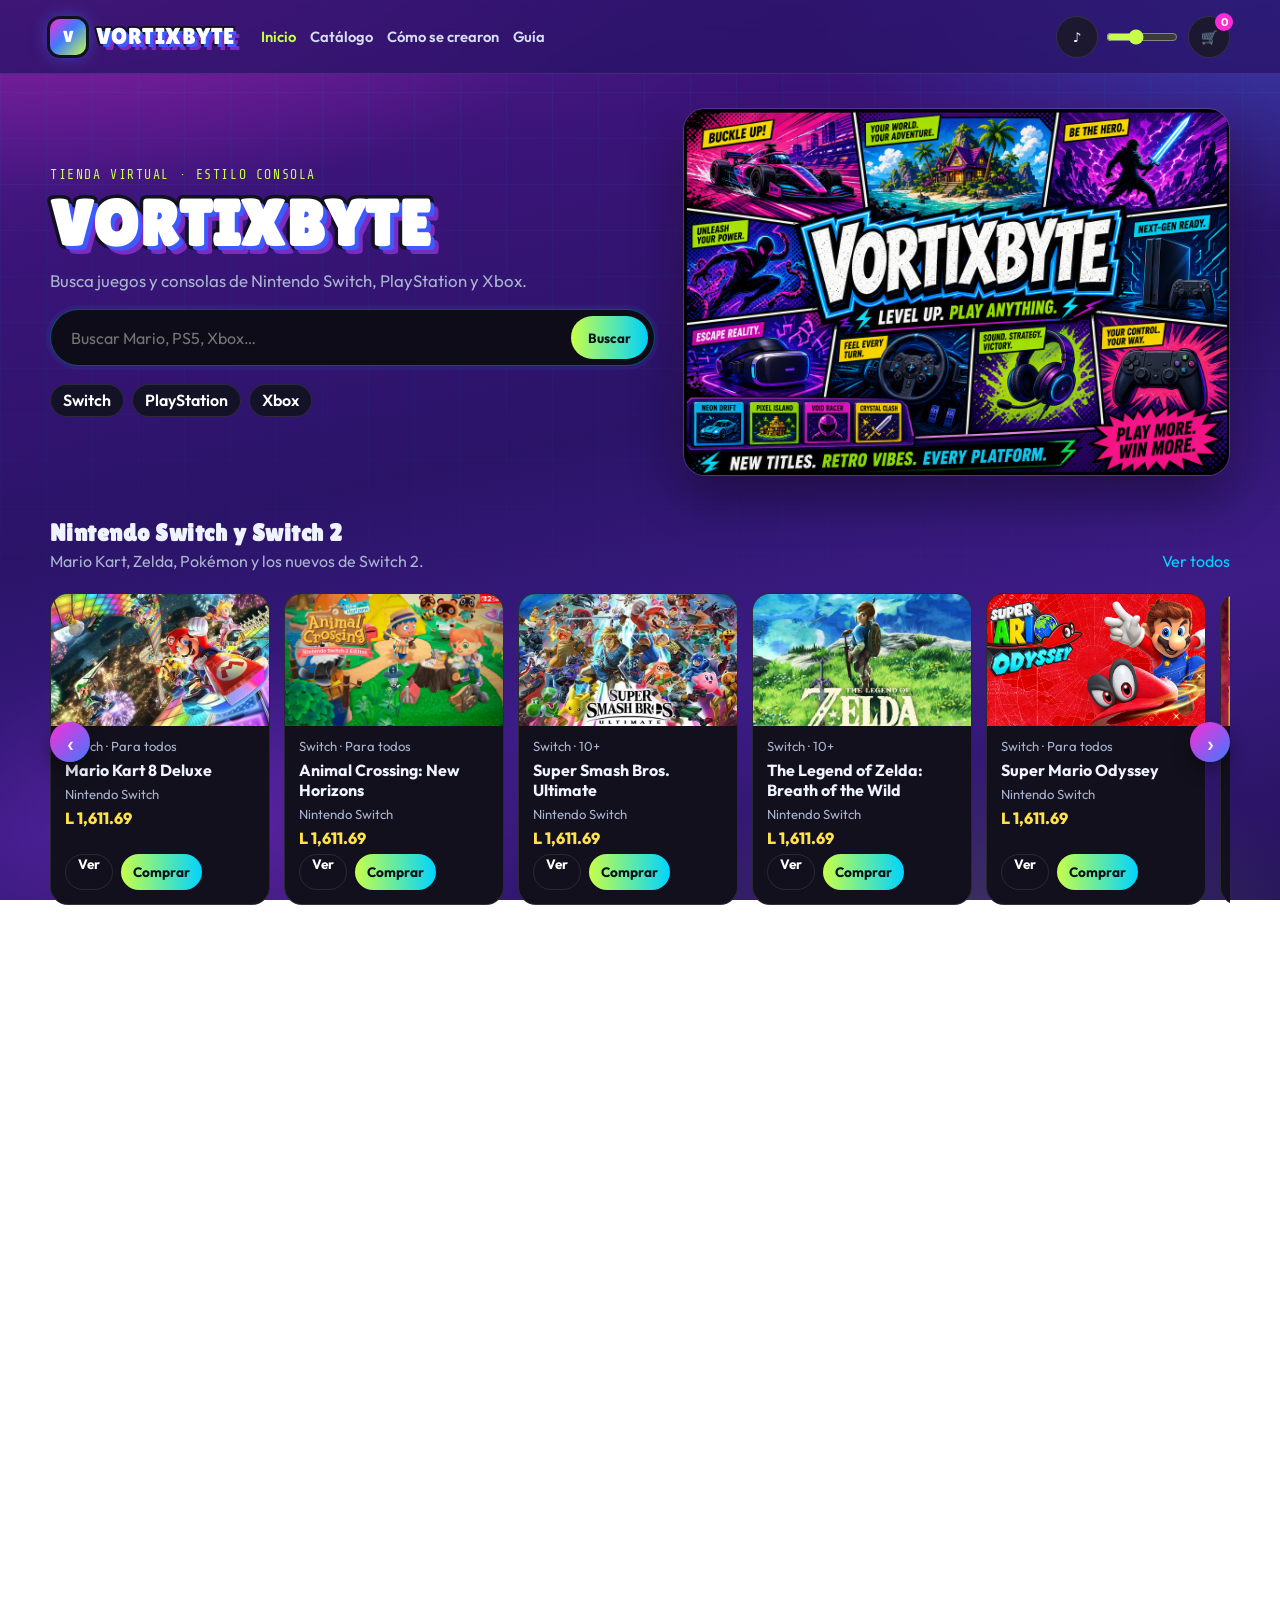
<file: vortixbyte-netlify/index.html>
<!DOCTYPE html>
<html lang="es">
<head>
  <meta charset="utf-8">
  <meta name="viewport" content="width=device-width, initial-scale=1">
  <title>VORTIXBYTE · Tienda de videojuegos</title>
  <meta name="description" content="VORTIXBYTE vende videojuegos y consolas: Nintendo Switch, PlayStation y Xbox.">
  <link rel="preconnect" href="https://fonts.googleapis.com">
  <link href="https://fonts.googleapis.com/css2?family=Lilita+One&family=Outfit:wght@400;600;700&family=Share+Tech+Mono&display=swap" rel="stylesheet">
  <link href="https://unpkg.com/aos@2.3.4/dist/aos.css" rel="stylesheet">
  <link href="assets/css/vortix.css" rel="stylesheet">
</head>
<body>
  <main>
    <div class="wrap hero">
      <div data-aos="fade-right" data-aos-duration="800">
        <div class="kicker">TIENDA VIRTUAL · ESTILO CONSOLA</div>
        <h1 class="brand">VORTIXBYTE</h1>
        <p class="lede">Busca juegos y consolas de Nintendo Switch, PlayStation y Xbox.</p>
        <form class="search-bar" action="blog.html">
          <input id="q" name="q" placeholder="Buscar Mario, PS5, Xbox…" aria-label="Buscar">
          <button class="btn" type="submit">Buscar</button>
        </form>
        <div class="chips">
          <a class="chip" href="blog.html?q=Switch">Switch</a>
          <a class="chip" href="blog.html?q=PlayStation">PlayStation</a>
          <a class="chip" href="blog.html?q=Xbox">Xbox</a>
        </div>
      </div>
      <div class="hero-art" data-aos="zoom-in" data-aos-duration="900">
        <img src="assets/img/hero.jpg" alt="Cartel de VORTIXBYTE con juegos y aparatos alrededor del nombre">
      </div>
    </div>

    <div class="wrap">
      <div id="live-search"></div>
      <section class="section" data-aos="fade-up">
        <div class="section-head">
          <div><h2>Nintendo Switch y Switch 2</h2><p>Mario Kart, Zelda, Pokémon y los nuevos de Switch 2.</p></div>
          <a href="blog.html?q=Switch">Ver todos</a>
        </div>
        <div class="rail-wrap">
          <button class="rail-arrow prev" type="button" data-rail="rail-switch" data-dir="-1" aria-label="Anterior">‹</button>
          <div class="rail" id="rail-switch"></div>
          <button class="rail-arrow next" type="button" data-rail="rail-switch" data-dir="1" aria-label="Siguiente">›</button>
        </div>
      </section>
      <section class="section" data-aos="fade-up">
        <div class="section-head"><div><h2>PlayStation</h2><p>PS4 y PS5.</p></div><a href="blog.html?q=PlayStation">Ver todos</a></div>
        <div class="rail-wrap">
          <button class="rail-arrow prev" type="button" data-rail="rail-ps" data-dir="-1" aria-label="Anterior">‹</button>
          <div class="rail" id="rail-ps"></div>
          <button class="rail-arrow next" type="button" data-rail="rail-ps" data-dir="1" aria-label="Siguiente">›</button>
        </div>
      </section>
      <section class="section" data-aos="fade-up">
        <div class="section-head"><div><h2>Xbox</h2><p>Xbox One y Series X|S.</p></div><a href="blog.html?q=Xbox">Ver todos</a></div>
        <div class="rail-wrap">
          <button class="rail-arrow prev" type="button" data-rail="rail-xb" data-dir="-1" aria-label="Anterior">‹</button>
          <div class="rail" id="rail-xb"></div>
          <button class="rail-arrow next" type="button" data-rail="rail-xb" data-dir="1" aria-label="Siguiente">›</button>
        </div>
      </section>
      <section class="section two">
        <article class="panel" data-aos="fade-right">
          <h2>¿Cómo se hicieron los juegos?</h2>
          <p>Del ensamblador de 8 bits a Unreal, Lua y Verse. Una sección para quien quiera saber de chips, motores y lenguajes.</p>
          <a class="btn" href="portfolio-details.html">Abrir laboratorio</a>
        </article>
        <article class="panel" data-aos="fade-left">
          <h2>Guía de compra</h2>
          <p>Qué consola elegir, qué trae la caja y cómo leer una ficha antes de agregar al carrito.</p>
          <a class="btn pink" href="blog-details.html">Leer la guía</a>
        </article>
      </section>
    </div>
  </main>
  <script src="https://unpkg.com/aos@2.3.4/dist/aos.js"></script>
  <script src="assets/js/views.js"></script>
  <script src="assets/js/catalog.js"></script>
  <script src="assets/js/app.js"></script>
  <script>Vortix.mount("home"); Vortix.start();</script>
</body>
</html>
</file>
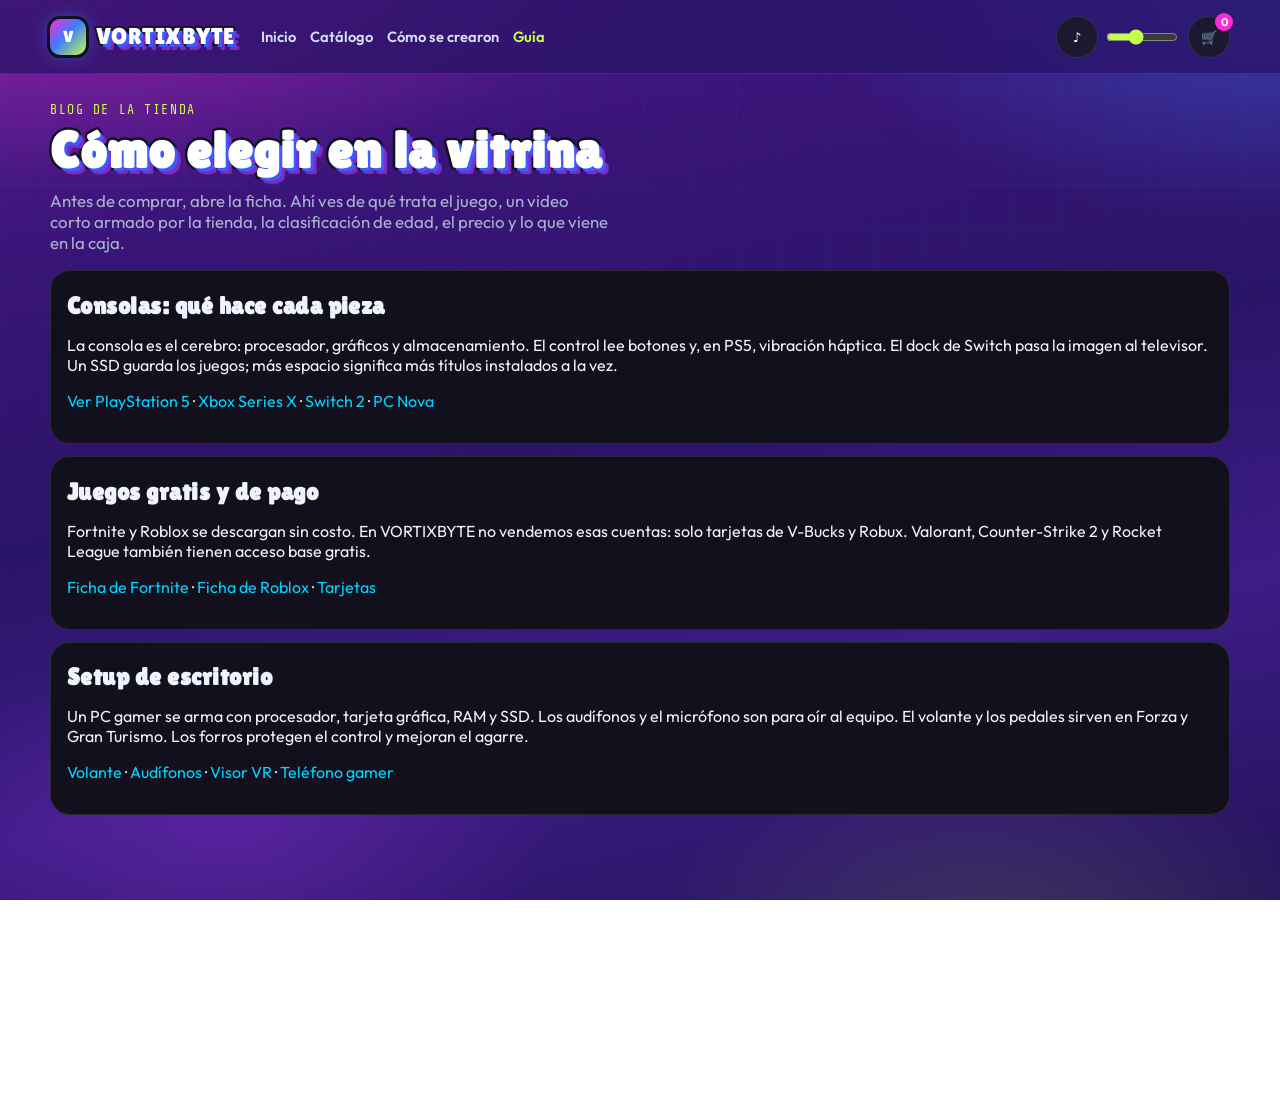
<file: vortixbyte-netlify/blog-details.html>
<!DOCTYPE html>
<html lang="es">
<head>
  <script>location.replace('index.html#guide' + location.search);</script>
  <meta charset="utf-8">
  <meta name="viewport" content="width=device-width, initial-scale=1">
  <title>Guía de compra · VORTIXBYTE</title>
  <link rel="preconnect" href="https://fonts.googleapis.com">
  <link href="https://fonts.googleapis.com/css2?family=Lilita+One&family=Outfit:wght@400;600;700&family=Share+Tech+Mono&display=swap" rel="stylesheet">
  <link href="https://unpkg.com/aos@2.3.4/dist/aos.css" rel="stylesheet">
  <link href="assets/css/vortix.css" rel="stylesheet">
</head>
<body>
  <main>
    <div class="wrap page-title">
      <div data-aos="fade-down">
        <div class="kicker">BLOG DE LA TIENDA</div>
        <h1 class="brand">Cómo elegir en la vitrina</h1>
        <p class="lede">Antes de comprar, abre la ficha. Ahí ves de qué trata el juego, un video corto armado por la tienda, la clasificación de edad, el precio y lo que viene en la caja.</p>
      </div>
      <article class="panel" data-aos="fade-up">
        <h2>Consolas: qué hace cada pieza</h2>
        <p>La consola es el cerebro: procesador, gráficos y almacenamiento. El control lee botones y, en PS5, vibración háptica. El dock de Switch pasa la imagen al televisor. Un SSD guarda los juegos; más espacio significa más títulos instalados a la vez.</p>
        <p><a href="service-details.html?id=ps5">Ver PlayStation 5</a> · <a href="service-details.html?id=xsx">Xbox Series X</a> · <a href="service-details.html?id=switch2">Switch 2</a> · <a href="service-details.html?id=pc-alta">PC Nova</a></p>
      </article>
      <article class="panel" style="margin-top:12px;" data-aos="fade-up" data-aos-delay="80">
        <h2>Juegos gratis y de pago</h2>
        <p>Fortnite y Roblox se descargan sin costo. En VORTIXBYTE no vendemos esas cuentas: solo tarjetas de V-Bucks y Robux. Valorant, Counter-Strike 2 y Rocket League también tienen acceso base gratis.</p>
        <p><a href="service-details.html?id=fortnite">Ficha de Fortnite</a> · <a href="service-details.html?id=roblox">Ficha de Roblox</a> · <a href="starter-page.html">Tarjetas</a></p>
      </article>
      <article class="panel" style="margin-top:12px;" data-aos="fade-up" data-aos-delay="140">
        <h2>Setup de escritorio</h2>
        <p>Un PC gamer se arma con procesador, tarjeta gráfica, RAM y SSD. Los audífonos y el micrófono son para oír al equipo. El volante y los pedales sirven en Forza y Gran Turismo. Los forros protegen el control y mejoran el agarre.</p>
        <p><a href="service-details.html?id=wheel">Volante</a> · <a href="service-details.html?id=headset">Audífonos</a> · <a href="service-details.html?id=quest">Visor VR</a> · <a href="service-details.html?id=phone">Teléfono gamer</a></p>
      </article>
    </div>
  </main>
  <script src="https://unpkg.com/aos@2.3.4/dist/aos.js"></script>
  <script src="assets/js/catalog.js"></script>
  <script src="assets/js/app.js"></script>
  <script>Vortix.mount("guide");</script>
</body>
</html>
</file>
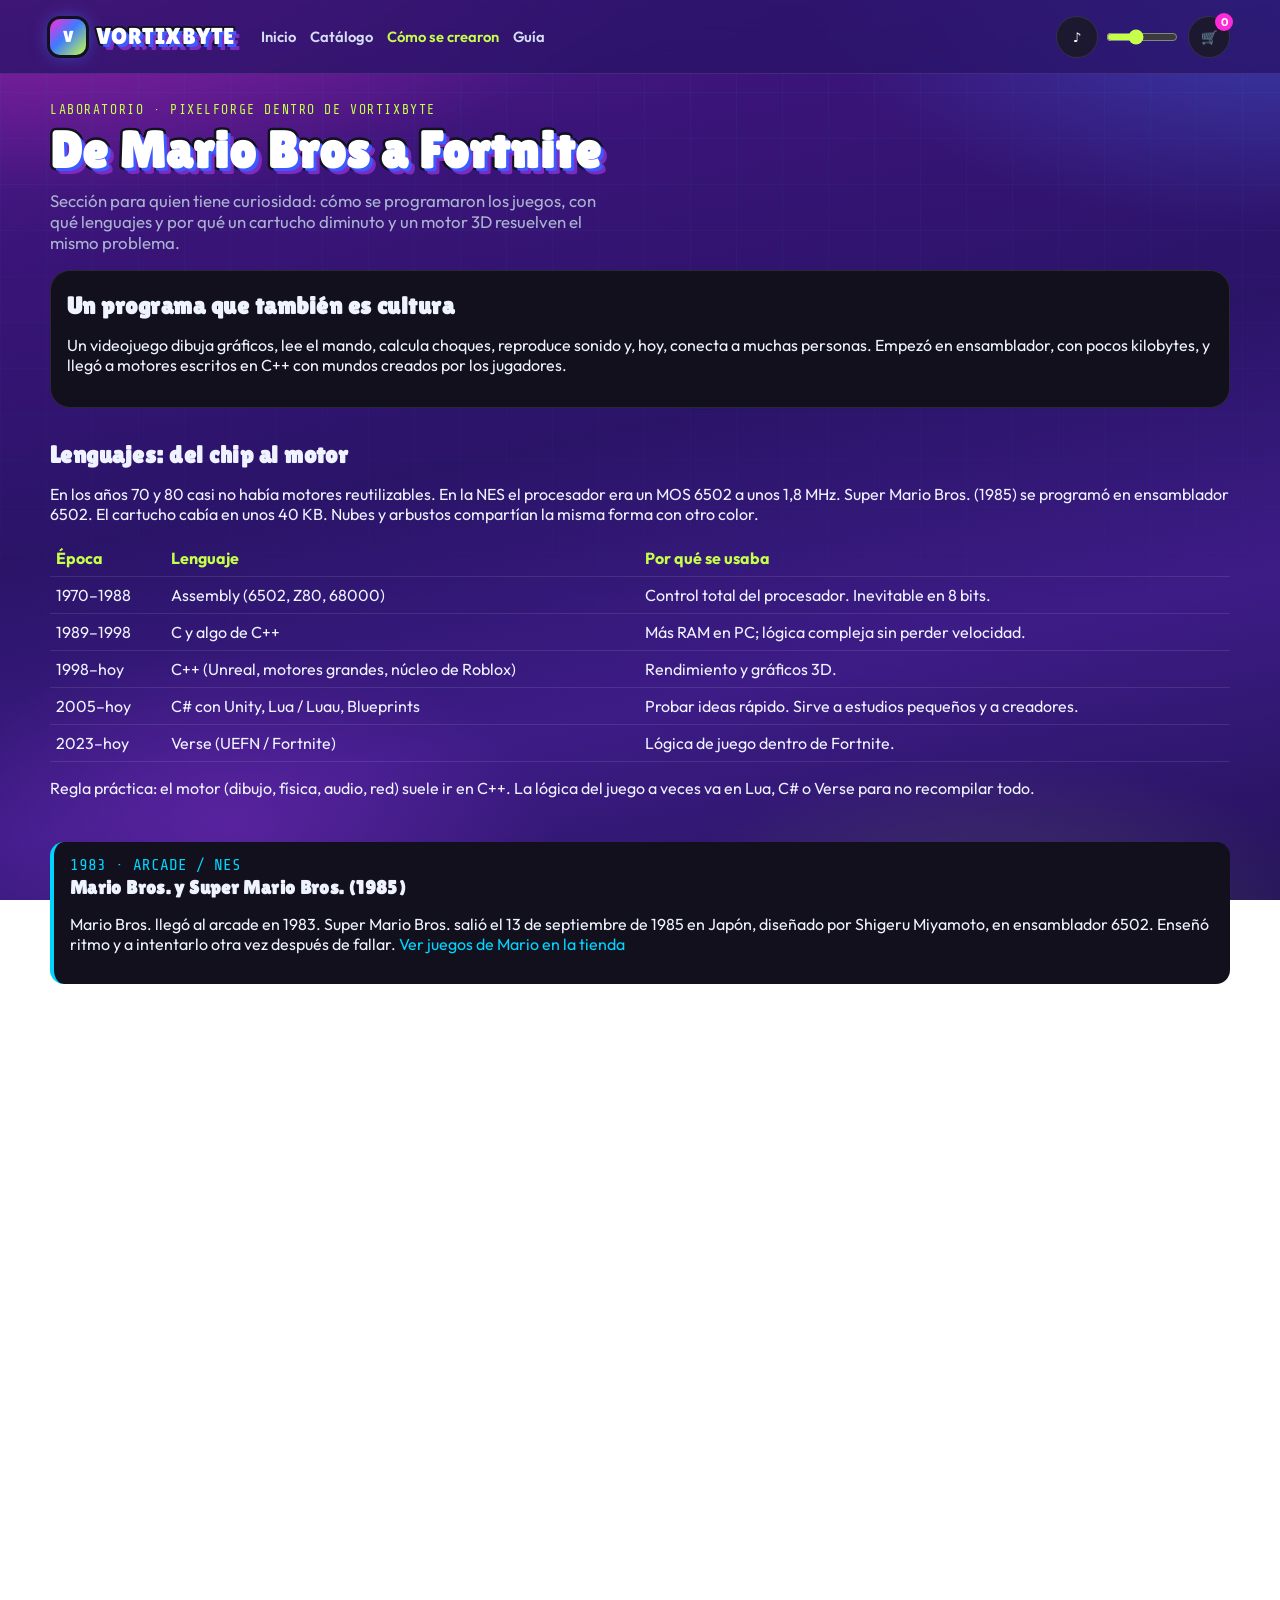
<file: vortixbyte-netlify/portfolio-details.html>
<!DOCTYPE html>
<html lang="es">
<head>
  <script>location.replace('index.html#history' + location.search);</script>
  <meta charset="utf-8">
  <meta name="viewport" content="width=device-width, initial-scale=1">
  <title>Cómo se crearon los videojuegos · VORTIXBYTE</title>
  <meta name="description" content="Historia, hardware y lenguajes de los videojuegos: de Mario Bros a Roblox y Fortnite.">
  <link rel="preconnect" href="https://fonts.googleapis.com">
  <link href="https://fonts.googleapis.com/css2?family=Lilita+One&family=Outfit:wght@400;600;700&family=Share+Tech+Mono&display=swap" rel="stylesheet">
  <link href="https://unpkg.com/aos@2.3.4/dist/aos.css" rel="stylesheet">
  <link href="assets/css/vortix.css" rel="stylesheet">
</head>
<body>
  <main>
    <div class="wrap page-title">
      <div data-aos="fade-down">
        <div class="kicker">LABORATORIO · PIXELFORGE DENTRO DE VORTIXBYTE</div>
        <h1 class="brand">De Mario Bros a Fortnite</h1>
        <p class="lede">Sección para quien tiene curiosidad: cómo se programaron los juegos, con qué lenguajes y por qué un cartucho diminuto y un motor 3D resuelven el mismo problema.</p>
      </div>

      <article class="panel" data-aos="fade-up">
        <h2>Un programa que también es cultura</h2>
        <p>Un videojuego dibuja gráficos, lee el mando, calcula choques, reproduce sonido y, hoy, conecta a muchas personas. Empezó en ensamblador, con pocos kilobytes, y llegó a motores escritos en C++ con mundos creados por los jugadores.</p>
      </article>

      <section class="section" id="lenguajes" data-aos="fade-up">
        <h2>Lenguajes: del chip al motor</h2>
        <p>En los años 70 y 80 casi no había motores reutilizables. En la NES el procesador era un MOS 6502 a unos 1,8 MHz. Super Mario Bros. (1985) se programó en ensamblador 6502. El cartucho cabía en unos 40 KB. Nubes y arbustos compartían la misma forma con otro color.</p>
        <table>
          <thead><tr><th>Época</th><th>Lenguaje</th><th>Por qué se usaba</th></tr></thead>
          <tbody>
            <tr><td>1970–1988</td><td>Assembly (6502, Z80, 68000)</td><td>Control total del procesador. Inevitable en 8 bits.</td></tr>
            <tr><td>1989–1998</td><td>C y algo de C++</td><td>Más RAM en PC; lógica compleja sin perder velocidad.</td></tr>
            <tr><td>1998–hoy</td><td>C++ (Unreal, motores grandes, núcleo de Roblox)</td><td>Rendimiento y gráficos 3D.</td></tr>
            <tr><td>2005–hoy</td><td>C# con Unity, Lua / Luau, Blueprints</td><td>Probar ideas rápido. Sirve a estudios pequeños y a creadores.</td></tr>
            <tr><td>2023–hoy</td><td>Verse (UEFN / Fortnite)</td><td>Lógica de juego dentro de Fortnite.</td></tr>
          </tbody>
        </table>
        <p>Regla práctica: el motor (dibujo, física, audio, red) suele ir en C++. La lógica del juego a veces va en Lua, C# o Verse para no recompilar todo.</p>
      </section>

      <section class="timeline" id="titulos">
        <article class="era" data-aos="fade-right">
          <div class="year">1983 · ARCADE / NES</div>
          <h3>Mario Bros. y Super Mario Bros. (1985)</h3>
          <p>Mario Bros. llegó al arcade en 1983. Super Mario Bros. salió el 13 de septiembre de 1985 en Japón, diseñado por Shigeru Miyamoto, en ensamblador 6502. Enseñó ritmo y a intentarlo otra vez después de fallar. <a href="service-details.html?id=odyssey">Ver juegos de Mario en la tienda</a></p>
        </article>
        <article class="era" data-aos="fade-left">
          <div class="year">2004–2006 · PLATAFORMA CREATIVA</div>
          <h3>Roblox</h3>
          <p>David Baszucki y Erik Cassel lanzaron Roblox al público el 1 de septiembre de 2006. Los creadores programan en Luau, un dialecto de Lua; el motor interno está en C++. El juego es gratis: en la tienda solo hay tarjetas de Robux. <a href="service-details.html?id=roblox">Abrir ficha</a></p>
        </article>
        <article class="era" data-aos="fade-right">
          <div class="year">2017 · UNREAL ENGINE</div>
          <h3>Fortnite</h3>
          <p>Epic Games lo lanzó en 2017 sobre Unreal Engine, escrito en C++. En 2023 abrió UEFN y el lenguaje Verse para que la comunidad cree islas. Es gratis: VORTIXBYTE vende V-Bucks, no el juego. <a href="service-details.html?id=fortnite">Abrir ficha</a></p>
        </article>
      </section>

      <section class="section" id="sociedad" data-aos="fade-up">
        <h2>Qué cambió en la forma de jugar</h2>
        <div class="impact-grid">
          <article class="impact" data-aos="zoom-in"><h3>Niños</h3><p>Mario entrena atención y paciencia. Roblox deja crear reglas y obstáculos, no solo jugar. Lo valioso es el ensayo y error, con tiempo limitado.</p></article>
          <article class="impact" data-aos="zoom-in" data-aos-delay="80"><h3>Adolescentes</h3><p>El multijugador pide coordinarse y respetar el chat. Varios dan el salto a Lua o C#. El sueño y los estudios siguen primero.</p></article>
          <article class="impact" data-aos="zoom-in" data-aos-delay="140"><h3>Adultos</h3><p>La industria emplea arte, audio, redes y programación. El mismo stack se usa en cine, simuladores y clases.</p></article>
          <article class="impact" data-aos="zoom-in" data-aos-delay="200"><h3>Sociedad</h3><p>De la máquina de feria a una herramienta cultural. La novedad no es solo más polígonos: es que más personas puedan crear.</p></article>
        </div>
        <p class="note">Línea: hardware limitado → ensamblador → motores en C++ → creación con Lua, C# y Verse.</p>
      </section>

      <section class="panel" data-aos="fade-up">
        <h2>Mini glosario</h2>
        <p><strong>Motor.</strong> Biblioteca que ya dibuja, choca, suena y conecta. Unreal y Unity son motores.</p>
        <p><strong>Fotogramas.</strong> Veces por segundo que se redibuja el mundo. 60 fps se siente fluido.</p>
        <p><strong>Script.</strong> Reglas (puertas, puntos, misiones) escritas encima del motor.</p>
        <p><strong>Contenido de usuarios.</strong> Juegos publicados por jugadores, como en Roblox o las islas de Fortnite.</p>
      </section>
    </div>
  </main>
  <script src="https://unpkg.com/aos@2.3.4/dist/aos.js"></script>
  <script src="assets/js/catalog.js"></script>
  <script src="assets/js/app.js"></script>
  <script>Vortix.mount("history");</script>
</body>
</html>
</file>
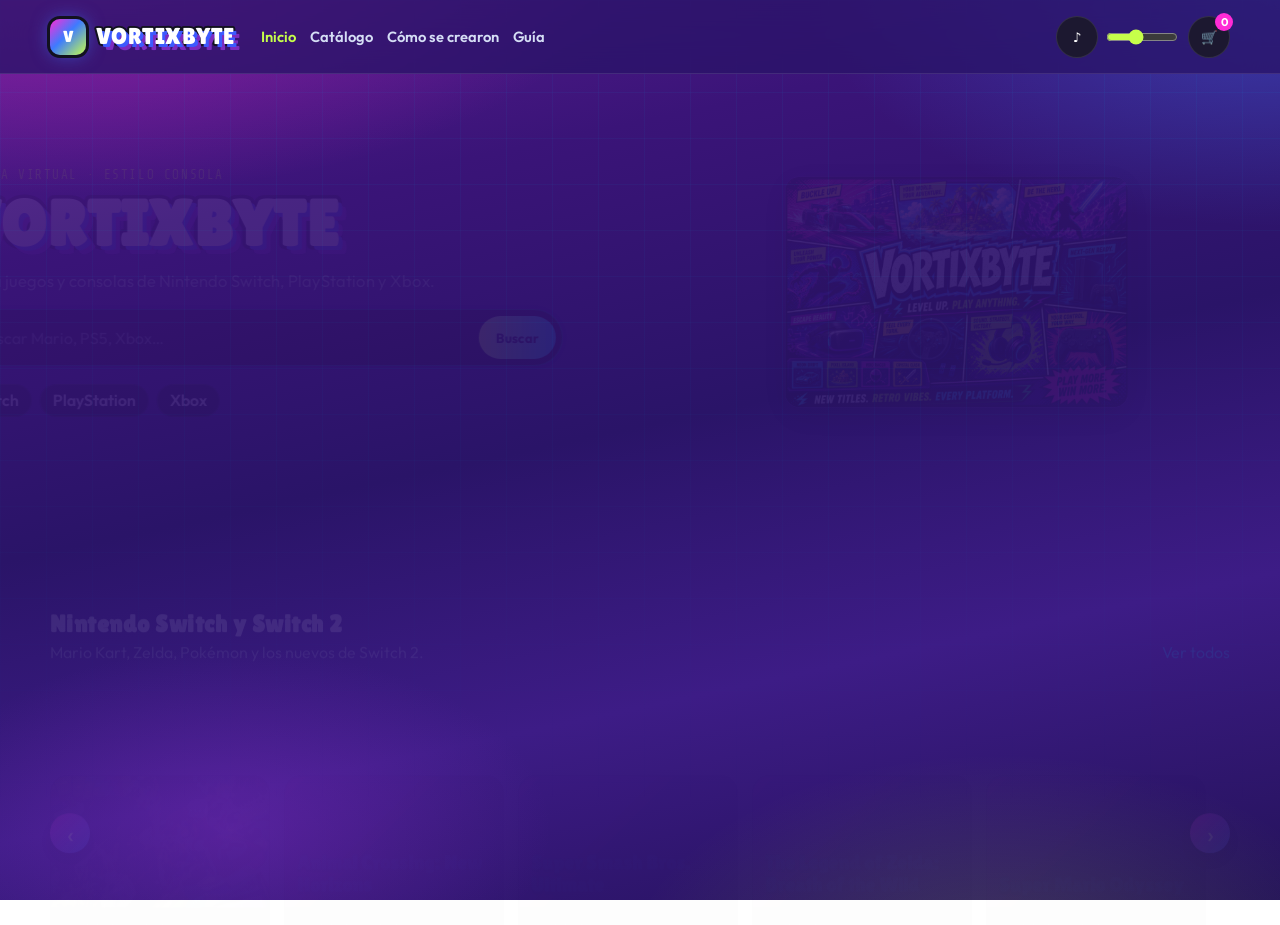
<file: vortixbyte-netlify/tienda.html>
<!DOCTYPE html>
<html lang="es">
<head>
  <meta charset="utf-8">
  <meta http-equiv="refresh" content="0; url=index.html">
  <title>VORTIXBYTE</title>
</head>
<body>
  <p><a href="index.html">Entrar a VORTIXBYTE</a></p>
</body>
</html>
</file>
<file: vortixbyte-netlify/assets/css/vortix.css>
/* VORTIXBYTE — acentos iguales; el fondo sale de la paleta del cartel (violeta, magenta, azul) */
:root {
  --pink: #ff2bd6;
  --purple: #7b2cbf;
  --blue: #3d7bff;
  --cyan: #00d4ff;
  --green: #39ff6a;
  --lime: #c6ff4a;
  --yellow: #ffe14a;
  --orange: #ffb020;
  --ink: #2a1468;
  --panel: #12101c;
  --panel-2: #1b1730;
  --line: rgba(255, 255, 255, 0.1);
  --text: #eef3ff;
  --muted: #a9b4d0;
  --shadow: 0 18px 50px rgba(0, 0, 0, 0.45);
  --radius: 18px;
  --header: 74px;
}
* { box-sizing: border-box; }
html { scroll-behavior: smooth; }
body {
  margin: 0;
  background:
    radial-gradient(980px 460px at 6% -8%, rgba(255, 43, 214, 0.42), transparent 58%),
    radial-gradient(860px 420px at 100% 0%, rgba(61, 123, 255, 0.4), transparent 54%),
    radial-gradient(720px 420px at 78% 108%, rgba(198, 255, 74, 0.16), transparent 52%),
    radial-gradient(640px 360px at 18% 92%, rgba(123, 44, 191, 0.45), transparent 50%),
    linear-gradient(168deg, #5a1d92 0%, #3a1478 22%, #2a1468 48%, #3d1c86 72%, #24125a 100%);
  background-attachment: fixed;
  color: var(--text);
  font-family: "Outfit", system-ui, sans-serif;
  min-height: 100vh;
}
body::before {
  content: "";
  position: fixed;
  inset: 0;
  pointer-events: none;
  z-index: 0;
  background-image:
    linear-gradient(rgba(0, 212, 255, 0.05) 1px, transparent 1px),
    linear-gradient(90deg, rgba(0, 212, 255, 0.05) 1px, transparent 1px);
  background-size: 46px 46px;
  mask-image: linear-gradient(#000, transparent 92%);
}
a { color: var(--cyan); text-decoration: none; }
img { max-width: 100%; display: block; }
button, input, select { font-family: inherit; }
.wrap { width: min(1180px, calc(100% - 32px)); margin: 0 auto; }
.site-header, .site-footer, main { position: relative; z-index: 1; }

.brand {
  font-family: "Lilita One", "Trebuchet MS", sans-serif;
  color: #fff;
  letter-spacing: 0.02em;
  line-height: 0.9;
  -webkit-text-stroke: 5px #12121f;
  paint-order: stroke fill;
  text-shadow: 3px 3px 0 #3d5afe, 6px 6px 0 #7b2cbf;
}
.site-header {
  position: sticky;
  top: 0;
  z-index: 40;
  height: var(--header);
  display: flex;
  align-items: center;
  background: rgba(42, 20, 104, 0.78);
  backdrop-filter: blur(16px);
  border-bottom: 1px solid var(--line);
}
.header-inner { display: flex; align-items: center; gap: 18px; width: min(1180px, calc(100% - 32px)); margin: 0 auto; }
.brand-link { display: flex; align-items: center; gap: 10px; color: #fff; }
.brand-mark {
  width: 36px; height: 36px; border-radius: 10px;
  background: linear-gradient(135deg, var(--pink), var(--blue) 45%, var(--lime));
  display: grid; place-items: center;
  box-shadow: 0 0 0 3px #12121f, 0 0 18px rgba(61, 123, 255, 0.6);
  font-family: "Lilita One", sans-serif;
  color: #fff;
  -webkit-text-stroke: 0;
  text-shadow: none;
}
.brand.small { font-size: 1.45rem; -webkit-text-stroke-width: 4px; }
.nav { display: flex; gap: 14px; margin-left: 8px; flex: 1; }
.nav a { color: #d5def5; font-weight: 600; font-size: 0.92rem; }
.nav a:hover, .nav a.active { color: var(--lime); }
.header-actions { display: flex; gap: 8px; align-items: center; }
.music-box { display: flex; align-items: center; gap: 6px; }
.music-vol { width: 72px; accent-color: var(--lime); cursor: pointer; }
.icon-btn, .btn {
  border: 0;
  cursor: pointer;
  border-radius: 999px;
  font-weight: 700;
}
.icon-btn {
  background: #1c1830;
  color: #fff;
  width: 42px; height: 42px;
  border: 1px solid var(--line);
  position: relative;
}
.icon-btn .badge {
  position: absolute; top: -4px; right: -4px;
  background: var(--pink); color: #fff;
  border-radius: 99px; font-size: 0.7rem;
  min-width: 18px; height: 18px; display: grid; place-items: center;
  -webkit-text-stroke: 0; text-shadow: none;
}
.btn {
  padding: 0.7rem 1.05rem;
  background: linear-gradient(90deg, var(--lime), var(--cyan));
  color: #071018;
}
.btn.ghost { background: transparent; color: #fff; border: 1px solid var(--line); }
.btn.pink { background: linear-gradient(90deg, var(--pink), var(--purple)); color: #fff; }
.btn.block { width: 100%; }

.hero {
  display: grid;
  grid-template-columns: 1.05fr 0.95fr;
  gap: 28px;
  align-items: center;
  padding: 34px 0 10px;
}
.kicker {
  font-family: "Share Tech Mono", monospace;
  color: var(--lime);
  letter-spacing: 0.12em;
  font-size: 0.82rem;
}
h1, h2, h3 { font-family: "Lilita One", sans-serif; letter-spacing: 0.02em; margin: 0.2em 0; }
.hero h1 { font-size: clamp(2.4rem, 5vw, 4.4rem); -webkit-text-stroke: 7px #12121f; paint-order: stroke fill; text-shadow: 4px 4px 0 #3d5afe, 8px 8px 0 #7b2cbf; line-height: 0.92; }
.lede { color: var(--muted); font-size: 1.05rem; max-width: 560px; }
.search-bar {
  display: flex; gap: 8px; margin: 18px 0;
  background: #0e0c18;
  border: 1px solid rgba(0, 212, 255, 0.35);
  border-radius: 999px;
  padding: 6px;
  box-shadow: 0 0 0 4px rgba(61, 123, 255, 0.08);
}
.search-bar input {
  flex: 1; border: 0; background: transparent; color: #fff;
  padding: 0.7rem 0.9rem; outline: none; font-size: 1rem;
}
.chips { display: flex; flex-wrap: wrap; gap: 8px; }
.chip {
  border: 1px solid var(--line);
  background: #141226;
  color: #fff;
  border-radius: 999px;
  padding: 0.35rem 0.75rem;
  cursor: pointer;
  font-weight: 600;
}
.chip.on, .chip:hover { border-color: var(--cyan); color: var(--cyan); }
.hero-art {
  border-radius: 22px;
  overflow: hidden;
  border: 1px solid rgba(255, 255, 255, 0.14);
  box-shadow: var(--shadow), 0 0 40px rgba(123, 44, 191, 0.25);
}
.hero-art img { width: 100%; height: 100%; object-fit: cover; }

.section { padding: 28px 0; }
.section-head { display: flex; justify-content: space-between; align-items: end; gap: 12px; margin-bottom: 14px; }
.section-head p { margin: 0; color: var(--muted); }
.rail { display: grid; grid-auto-flow: column; grid-auto-columns: minmax(220px, 240px); gap: 14px; overflow-x: auto; padding: 8px 46px 8px; scroll-snap-type: x mandatory; scrollbar-width: none; }
.rail::-webkit-scrollbar { display: none; }
.rail-wrap { position: relative; }
.rail-arrow {
  position: absolute;
  top: 42%;
  z-index: 2;
  width: 40px;
  height: 40px;
  border: 0;
  border-radius: 50%;
  cursor: pointer;
  color: #fff;
  font-size: 1.6rem;
  line-height: 1;
  background: linear-gradient(135deg, var(--pink), var(--blue));
  box-shadow: 0 8px 18px rgba(0, 0, 0, 0.35);
}
.rail-arrow.prev { left: 0; }
.rail-arrow.next { right: 0; }
.rail-arrow:active { transform: scale(0.92); }
.rail.is-sliding .card { animation: railPop 0.45s ease; }
@keyframes railPop {
  from { transform: translateX(18px) scale(0.96); opacity: 0.55; }
  to { transform: none; opacity: 1; }
}
.rail .card { scroll-snap-align: start; }
.grid { display: grid; grid-template-columns: repeat(auto-fill, minmax(230px, 1fr)); gap: 14px; }

.card {
  background: linear-gradient(180deg, rgba(255,255,255,0.04), transparent 28%), var(--panel);
  border: 1px solid var(--line);
  border-radius: var(--radius);
  overflow: hidden;
  display: flex;
  flex-direction: column;
  min-height: 100%;
  transition: transform 0.18s ease, border-color 0.18s ease;
}
.card:hover { transform: translateY(-4px); border-color: rgba(0, 212, 255, 0.45); }
.thumb {
  height: 132px;
  display: flex;
  align-items: flex-end;
  padding: 12px;
  position: relative;
}
.thumb strong {
  font-family: "Lilita One", sans-serif;
  font-size: 1.25rem;
  text-shadow: 0 2px 0 rgba(0,0,0,0.45);
}
.card-body { padding: 12px 14px 14px; display: flex; flex-direction: column; gap: 6px; flex: 1; }
.meta { color: var(--muted); font-size: 0.82rem; }
.price { font-weight: 800; color: var(--yellow); }
.price.free { color: var(--green); }
.card-actions { display: flex; gap: 8px; margin-top: auto; }
.card-actions .btn, .card-actions .icon-btn { height: 36px; }
.card-actions .btn { padding: 0 12px; font-size: 0.85rem; }

.filters { display: flex; flex-wrap: wrap; gap: 8px; margin-bottom: 14px; }
.filters select, .filters input {
  background: #12101c; color: #fff; border: 1px solid var(--line);
  border-radius: 12px; padding: 0.65rem 0.8rem;
}

.product-layout { display: grid; grid-template-columns: 1.2fr 0.8fr; gap: 20px; padding-top: 24px; }
.stage {
  background: #0c0a14;
  border-radius: 22px;
  border: 1px solid var(--line);
  overflow: hidden;
  min-height: 360px;
  position: relative;
}
.stage-slide {
  position: absolute; inset: 0;
  display: flex; flex-direction: column; justify-content: flex-end;
  padding: 22px;
  z-index: 1;
}
.stage-slide h3 { font-size: 2rem; }
.yt-big {
  position: absolute;
  left: 50%;
  top: 46%;
  z-index: 3;
  width: 78px;
  height: 78px;
  margin: 0;
  border: 0;
  border-radius: 50%;
  transform: translate(-50%, -50%);
  background: rgba(8, 6, 16, 0.62);
  color: #fff;
  font-size: 1.8rem;
  box-shadow: 0 0 0 5px rgba(255, 255, 255, 0.22), 0 12px 30px rgba(0, 0, 0, 0.45);
  cursor: pointer;
}
.yt-big.hide { display: none; }
.yt-bar {
  position: absolute;
  left: 0;
  right: 0;
  bottom: 0;
  z-index: 4;
  display: flex;
  gap: 8px;
  align-items: center;
  padding: 28px 12px 12px;
  background: linear-gradient(transparent, rgba(0, 0, 0, 0.82));
  opacity: 1;
  transition: opacity 0.35s ease;
}
.stage.idle .yt-bar,
.stage.idle .yt-big { opacity: 0; pointer-events: none; }
.yt-btn {
  width: 34px;
  height: 34px;
  border: 0;
  border-radius: 50%;
  background: transparent;
  color: #fff;
  cursor: pointer;
  font-size: 1rem;
}
.yt-seek { flex: 1; height: 5px; background: rgba(255, 255, 255, 0.28); border-radius: 99px; cursor: pointer; }
.yt-seek span { display: block; height: 100%; width: 0; background: #ff2bd6; border-radius: 99px; }
.yt-time { color: #fff; font-size: 0.78rem; min-width: 72px; }
.yt-vol { width: 70px; accent-color: #ff2bd6; cursor: pointer; }
.player-bar { display: none; }
.buy-box, .panel {
  background: var(--panel);
  border: 1px solid var(--line);
  border-radius: 20px;
  padding: 16px;
}
.specs { display: grid; gap: 8px; margin: 10px 0; }
.spec { display: flex; gap: 8px; align-items: flex-start; color: #d5def5; }
.spec i { color: var(--lime); }

.page-title { padding: 28px 0 8px; }
.page-title h1 { font-size: clamp(2rem, 4vw, 3.2rem); -webkit-text-stroke: 5px #12121f; paint-order: stroke fill; }

.timeline { display: grid; gap: 12px; }
.era {
  background: var(--panel);
  border-left: 4px solid var(--cyan);
  border-radius: 14px;
  padding: 14px 16px;
}
.era .year { font-family: "Share Tech Mono", monospace; color: var(--cyan); }
table { width: 100%; border-collapse: collapse; }
th, td { text-align: left; padding: 8px 6px; border-bottom: 1px solid var(--line); vertical-align: top; }
th { color: var(--lime); }

.impact-grid, .two { display: grid; grid-template-columns: 1fr 1fr; gap: 12px; }
.impact { background: #0e0c18; border: 1px solid var(--line); border-radius: 14px; padding: 12px; }

.site-footer { border-top: 1px solid var(--line); margin-top: 30px; padding: 28px 0 18px; color: var(--muted); background: rgba(36, 18, 90, 0.35); }
.foot-grid { display: grid; grid-template-columns: 1.4fr 1fr 1fr; gap: 18px; }
.drawer, .modal {
  position: fixed; z-index: 60; background: rgba(36, 14, 72, 0.62);
  inset: 0; display: none;
}
.drawer.open, .modal.open { display: block; }
.drawer aside, .modal .sheet {
  background: #141226;
  border-left: 1px solid var(--line);
  height: 100%;
  width: min(420px, 100%);
  margin-left: auto;
  padding: 18px;
  overflow: auto;
}
.modal .sheet {
  height: auto; width: min(520px, calc(100% - 24px));
  margin: 10vh auto; border-radius: 18px; border: 1px solid var(--line);
}
.cart-row { display: flex; justify-content: space-between; gap: 8px; padding: 8px 0; border-bottom: 1px solid var(--line); }
.empty { color: var(--muted); }
.note { font-size: 0.85rem; color: var(--muted); }
.menu-btn { display: none; }

@media (max-width: 900px) {
  .nav { display: none; }
  .nav.open {
    display: flex; flex-direction: column;
    position: absolute; top: var(--header); left: 0; right: 0;
    background: #2a1468; padding: 12px 16px 16px; border-bottom: 1px solid var(--line);
  }
  .menu-btn { display: grid; place-items: center; }
  .hero, .product-layout, .impact-grid, .two, .foot-grid { grid-template-columns: 1fr; }
  .hero h1 { -webkit-text-stroke-width: 4px; }
}
</file>
